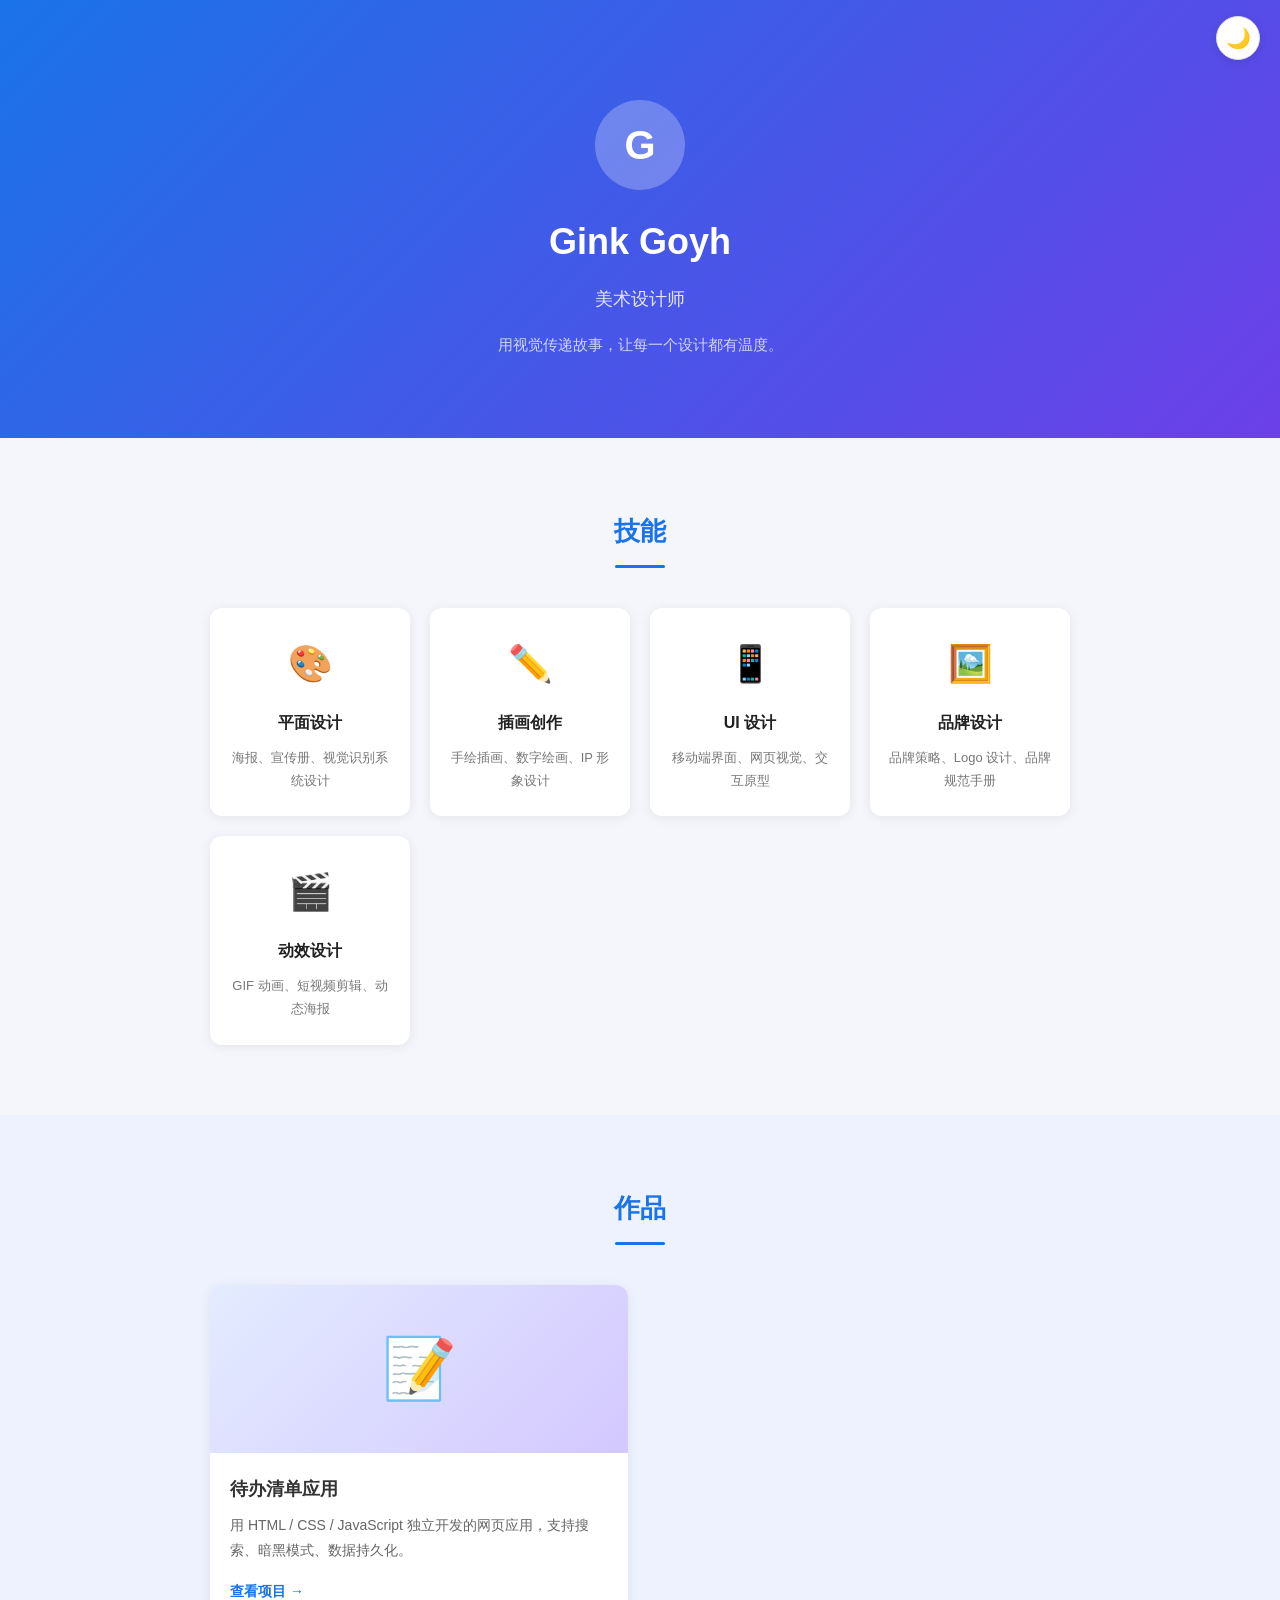
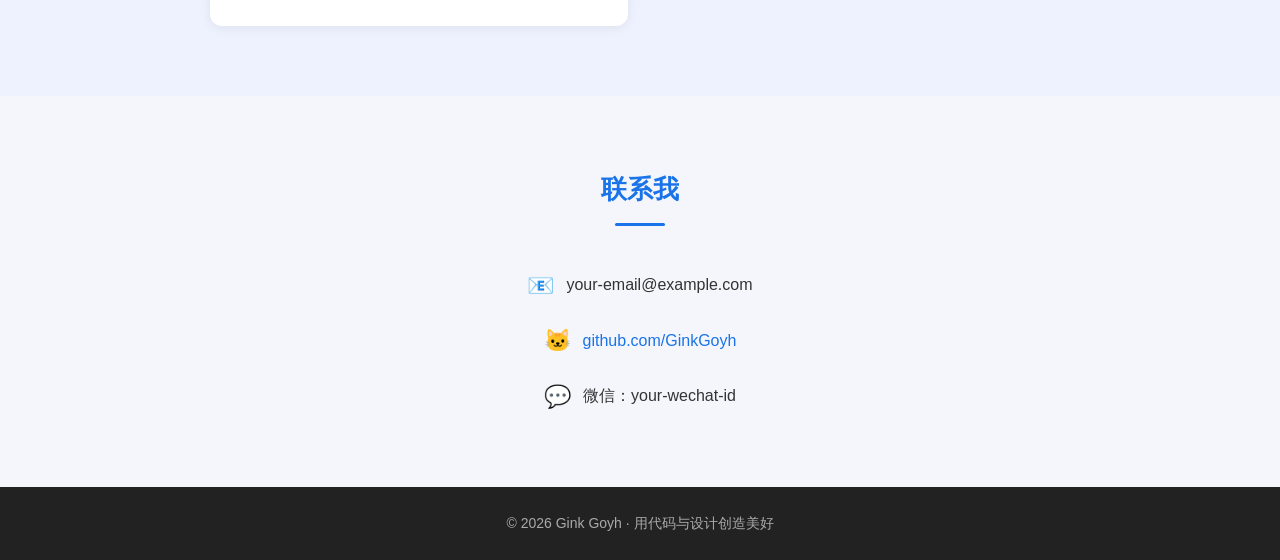
<file: src/index.html>
<!DOCTYPE html>
<html lang="zh-CN">
  <head>
    <meta charset="UTF-8">
    <meta name="viewport" content="width=device-width, initial-scale=1.0">
    <title>我的作品集</title>
    <link rel="stylesheet" href="style.css">
  </head>
  <body>

    <!-- 暗黑模式切换按钮，固定在右上角 -->
    <button id="themeToggleBtn" class="theme-toggle-btn">🌙</button>

    <!-- ===== 个人介绍区域 ===== -->
    <header class="hero">
      <div class="hero-content">
        <div class="avatar">G</div>
        <h1 class="hero-name">Gink Goyh</h1>
        <p class="hero-profession">美术设计师</p>
        <p class="hero-bio">用视觉传递故事，让每一个设计都有温度。</p>
      </div>
    </header>

    <!-- ===== 技能区域 ===== -->
    <section class="section" id="skills">
      <div class="container">
        <h2 class="section-title">技能</h2>
        <div class="skills-grid">
          <div class="skill-card">
            <div class="skill-icon">🎨</div>
            <h3>平面设计</h3>
            <p>海报、宣传册、视觉识别系统设计</p>
          </div>
          <div class="skill-card">
            <div class="skill-icon">✏️</div>
            <h3>插画创作</h3>
            <p>手绘插画、数字绘画、IP 形象设计</p>
          </div>
          <div class="skill-card">
            <div class="skill-icon">📱</div>
            <h3>UI 设计</h3>
            <p>移动端界面、网页视觉、交互原型</p>
          </div>
          <div class="skill-card">
            <div class="skill-icon">🖼️</div>
            <h3>品牌设计</h3>
            <p>品牌策略、Logo 设计、品牌规范手册</p>
          </div>
          <div class="skill-card">
            <div class="skill-icon">🎬</div>
            <h3>动效设计</h3>
            <p>GIF 动画、短视频剪辑、动态海报</p>
          </div>
        </div>
      </div>
    </section>

    <!-- ===== 作品区域 ===== -->
    <section class="section section-alt" id="works">
      <div class="container">
        <h2 class="section-title">作品</h2>
        <div class="works-grid">
          <div class="work-card">
            <div class="work-cover">📝</div>
            <div class="work-info">
              <h3>待办清单应用</h3>
              <p>用 HTML / CSS / JavaScript 独立开发的网页应用，支持搜索、暗黑模式、数据持久化。</p>
              <a href="https://ginkgoyh.github.io/MyFirstAgent/" target="_blank" class="work-link">查看项目 →</a>
            </div>
          </div>
        </div>
      </div>
    </section>

    <!-- ===== 联系方式区域 ===== -->
    <section class="section" id="contact">
      <div class="container">
        <h2 class="section-title">联系我</h2>
        <div class="contact-list">
          <div class="contact-item">
            <span class="contact-icon">📧</span>
            <span>your-email@example.com</span>
          </div>
          <div class="contact-item">
            <span class="contact-icon">🐱</span>
            <a href="https://github.com/GinkGoyh" target="_blank">github.com/GinkGoyh</a>
          </div>
          <div class="contact-item">
            <span class="contact-icon">💬</span>
            <span>微信：your-wechat-id</span>
          </div>
        </div>
      </div>
    </section>

    <footer class="footer">
      <p>© 2026 Gink Goyh · 用代码与设计创造美好</p>
    </footer>

    <script src="app.js"></script>
  </body>
</html>
</file>
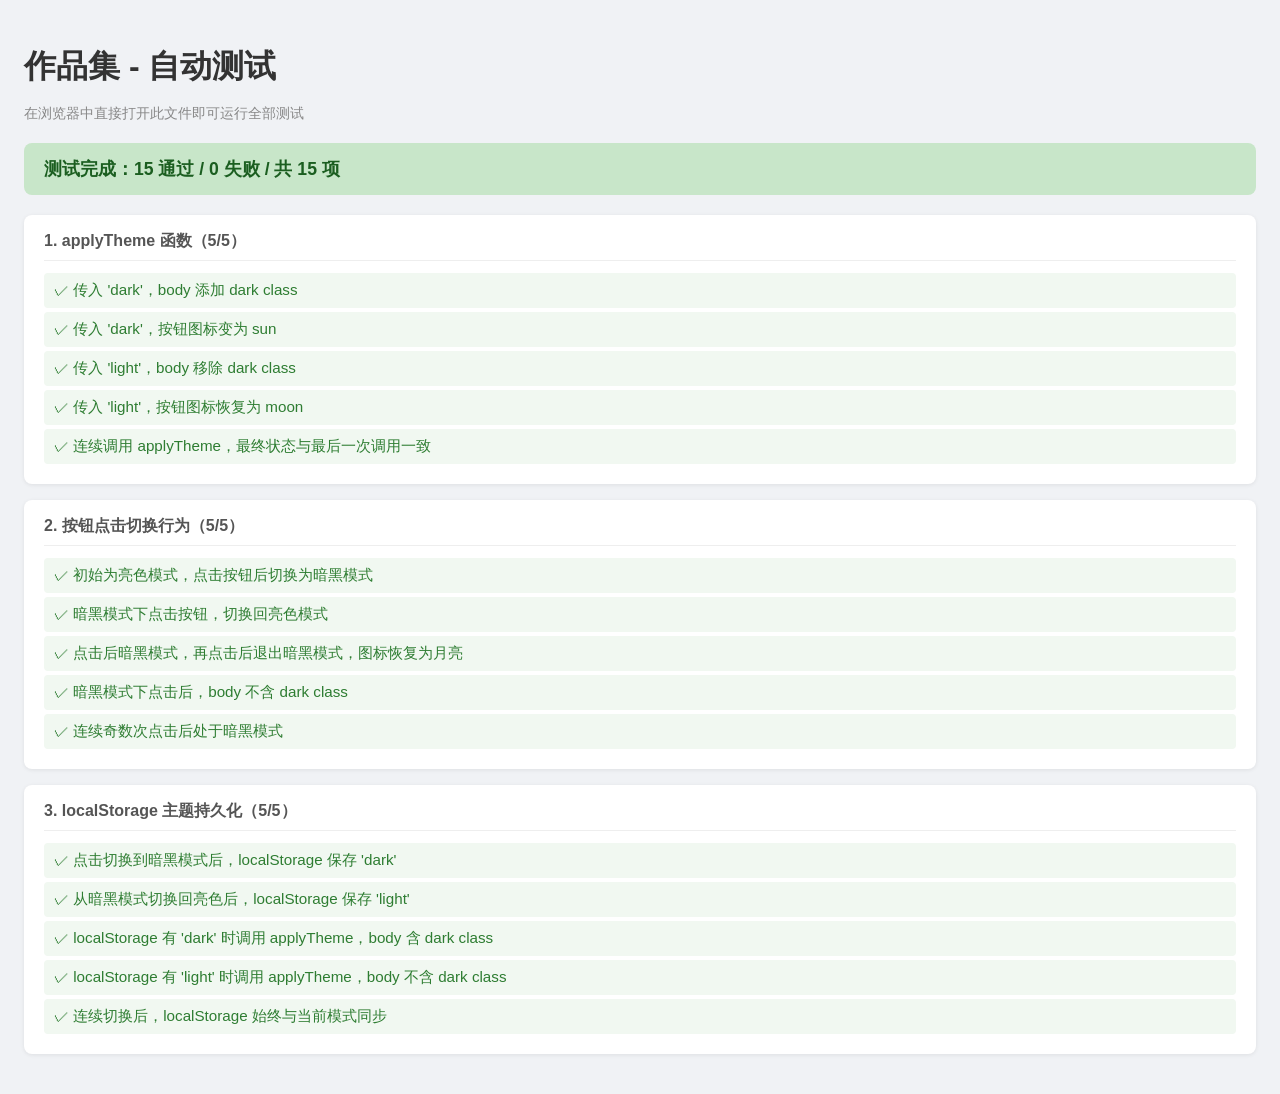
<file: test/index.html>
<!DOCTYPE html>
<html lang="zh-CN">
<head>
    <meta charset="UTF-8">
    <title>作品集 - 自动测试</title>
    <style>
        /* 测试结果页面样式 */
        body {
            font-family: "Microsoft YaHei", sans-serif;
            padding: 24px;
            background: #f0f2f5;
            margin: 0;
        }

        h1 { color: #333; margin-bottom: 4px; }

        .subtitle {
            color: #888;
            font-size: 0.9em;
            margin-bottom: 20px;
        }

        /* 汇总条 */
        .summary {
            font-size: 1.1em;
            font-weight: bold;
            padding: 14px 20px;
            border-radius: 8px;
            margin-bottom: 20px;
        }
        .summary.all-pass { background: #c8e6c9; color: #1b5e20; }
        .summary.has-fail { background: #ffcdd2; color: #b71c1c; }

        /* 每组测试套件 */
        .suite {
            background: #fff;
            border-radius: 8px;
            padding: 16px 20px;
            margin-bottom: 16px;
            box-shadow: 0 1px 4px rgba(0, 0, 0, 0.08);
        }

        .suite h3 {
            margin: 0 0 12px 0;
            font-size: 1em;
            color: #555;
            border-bottom: 1px solid #eee;
            padding-bottom: 8px;
        }

        /* 单条测试结果 */
        .test-case {
            padding: 7px 10px;
            margin: 4px 0;
            border-radius: 4px;
            font-size: 0.95em;
            display: flex;
            flex-direction: column;
            gap: 2px;
        }
        .test-case.pass { background: #f1f8f1; color: #2e7d32; }
        .test-case.fail { background: #fff3f3; color: #c62828; }

        .test-case .error-msg {
            font-size: 0.85em;
            opacity: 0.8;
            margin-left: 20px;
        }

        /* 脚本加载失败时的错误提示 */
        .load-error {
            background: #ffcdd2;
            color: #b71c1c;
            padding: 14px 20px;
            border-radius: 8px;
            margin-bottom: 20px;
            font-weight: bold;
        }

        /* 隐藏的 app DOM（app.js 需要这些元素才能运行） */
        #app-container { display: none; }
    </style>
</head>
<body>
    <h1>作品集 - 自动测试</h1>
    <p class="subtitle">在浏览器中直接打开此文件即可运行全部测试</p>

    <!-- 隐藏的 DOM 结构，app.js 启动时会通过 getElementById 找到这个按钮 -->
    <div id="app-container">
        <button id="themeToggleBtn">&#127769;</button>
    </div>

    <!-- 加载 app.js，它会立即执行并把事件绑到上面的按钮上 -->
    <script src="../src/app.js"></script>

    <script>
        // ==========================================
        // 捕获未处理的脚本错误，显示在页面上
        // ==========================================
        window.onerror = function (msg, src, line) {
            var errDiv = document.createElement("div");
            errDiv.className = "load-error";
            errDiv.textContent = "脚本错误（行 " + line + "）：" + msg;
            document.body.appendChild(errDiv);
        };

        // ==========================================
        // 检查 app.js 是否加载成功
        // ==========================================
        if (typeof applyTheme === "undefined" || typeof themeToggleBtn === "undefined") {
            var errDiv = document.createElement("div");
            errDiv.className = "load-error";
            errDiv.textContent = "加载失败：app.js 未能正确加载，请确认文件路径 ../src/app.js 正确";
            document.body.appendChild(errDiv);
        }

        // ==========================================
        // 测试框架
        // ==========================================

        var allSuites = [];

        // 断言：条件为 false 时抛出错误
        function assert(condition, message) {
            if (!condition) {
                throw new Error(message || "断言失败");
            }
        }

        // 断言相等：actual !== expected 时抛出错误
        function assertEqual(actual, expected, label) {
            if (actual !== expected) {
                var prefix = label ? label + "：" : "";
                throw new Error(prefix + "期望 [" + expected + "]，实际得到 [" + actual + "]");
            }
        }

        // 注册一个测试套件并立即执行其中所有用例
        function describe(suiteName, cases) {
            var results = [];
            for (var i = 0; i < cases.length; i++) {
                var name = cases[i][0];
                var fn = cases[i][1];
                try {
                    fn();
                    results.push({ name: name, pass: true });
                } catch (e) {
                    results.push({ name: name, pass: false, error: e.message });
                }
            }
            allSuites.push({ suiteName: suiteName, results: results });
        }

        // ==========================================
        // 辅助函数
        // ==========================================

        // 取按钮元素（直接从 DOM 获取，不依赖 app.js 的全局变量）
        var btn = document.getElementById("themeToggleBtn");

        // 重置主题状态：移除 dark class，清除 localStorage，还原按钮图标
        function resetTheme() {
            document.body.classList.remove("dark");
            localStorage.removeItem("theme");
            btn.textContent = "\u{1F319}"; // 🌙
        }

        // ==========================================
        // 测试套件 1：applyTheme 函数
        // ==========================================
        describe("1. applyTheme 函数", [
            ["传入 'dark'，body 添加 dark class", function () {
                resetTheme();
                applyTheme("dark");
                assert(document.body.classList.contains("dark"), "body 应含 dark class");
            }],

            ["传入 'dark'，按钮图标变为 sun", function () {
                resetTheme();
                applyTheme("dark");
                assert(btn.textContent !== "\u{1F319}", "暗黑模式下按钮图标应改变");
            }],

            ["传入 'light'，body 移除 dark class", function () {
                applyTheme("dark");
                applyTheme("light");
                assert(!document.body.classList.contains("dark"), "body 不应含 dark class");
            }],

            ["传入 'light'，按钮图标恢复为 moon", function () {
                applyTheme("dark");
                applyTheme("light");
                assertEqual(btn.textContent.trim(), "\u{1F319}", "亮色模式按钮图标应为月亮");
            }],

            ["连续调用 applyTheme，最终状态与最后一次调用一致", function () {
                resetTheme();
                applyTheme("dark");
                applyTheme("light");
                applyTheme("dark");
                assert(document.body.classList.contains("dark"), "最终应为暗黑模式");
            }],
        ]);

        // ==========================================
        // 测试套件 2：按钮点击切换行为
        // ==========================================
        describe("2. 按钮点击切换行为", [
            ["初始为亮色模式，点击按钮后切换为暗黑模式", function () {
                resetTheme();
                btn.click();
                assert(document.body.classList.contains("dark"), "点击后应进入暗黑模式");
            }],

            ["暗黑模式下点击按钮，切换回亮色模式", function () {
                resetTheme();
                applyTheme("dark");
                btn.click();
                assert(!document.body.classList.contains("dark"), "点击后应退出暗黑模式");
            }],

            ["点击后暗黑模式，再点击后退出暗黑模式，图标恢复为月亮", function () {
                resetTheme();
                btn.click(); // 亮→暗
                btn.click(); // 暗→亮
                assertEqual(btn.textContent.trim(), "\u{1F319}", "图标应恢复为月亮");
            }],

            ["暗黑模式下点击后，body 不含 dark class", function () {
                resetTheme();
                btn.click(); // 亮→暗
                btn.click(); // 暗→亮
                assert(!document.body.classList.contains("dark"), "两次点击后应回到亮色模式");
            }],

            ["连续奇数次点击后处于暗黑模式", function () {
                resetTheme();
                btn.click(); // 亮→暗
                btn.click(); // 暗→亮
                btn.click(); // 亮→暗
                assert(document.body.classList.contains("dark"), "三次点击后应为暗黑模式");
            }],
        ]);

        // ==========================================
        // 测试套件 3：localStorage 主题持久化
        // ==========================================
        describe("3. localStorage 主题持久化", [
            ["点击切换到暗黑模式后，localStorage 保存 'dark'", function () {
                resetTheme();
                btn.click();
                assertEqual(localStorage.getItem("theme"), "dark", "localStorage 应保存 dark");
            }],

            ["从暗黑模式切换回亮色后，localStorage 保存 'light'", function () {
                resetTheme();
                applyTheme("dark");
                btn.click();
                assertEqual(localStorage.getItem("theme"), "light", "localStorage 应保存 light");
            }],

            ["localStorage 有 'dark' 时调用 applyTheme，body 含 dark class", function () {
                resetTheme();
                localStorage.setItem("theme", "dark");
                applyTheme(localStorage.getItem("theme"));
                assert(document.body.classList.contains("dark"), "读取 dark 后应进入暗黑模式");
            }],

            ["localStorage 有 'light' 时调用 applyTheme，body 不含 dark class", function () {
                resetTheme();
                localStorage.setItem("theme", "light");
                applyTheme(localStorage.getItem("theme"));
                assert(!document.body.classList.contains("dark"), "读取 light 后应保持亮色模式");
            }],

            ["连续切换后，localStorage 始终与当前模式同步", function () {
                resetTheme();
                btn.click();
                assertEqual(localStorage.getItem("theme"), "dark", "第一次切换后应为 dark");
                btn.click();
                assertEqual(localStorage.getItem("theme"), "light", "第二次切换后应为 light");
                btn.click();
                assertEqual(localStorage.getItem("theme"), "dark", "第三次切换后应为 dark");
            }],
        ]);

        // ==========================================
        // 把测试结果渲染到页面
        // ==========================================

        var totalPass = 0;
        var totalFail = 0;
        for (var si = 0; si < allSuites.length; si++) {
            for (var ri = 0; ri < allSuites[si].results.length; ri++) {
                if (allSuites[si].results[ri].pass) {
                    totalPass++;
                } else {
                    totalFail++;
                }
            }
        }

        var total = totalPass + totalFail;

        // 汇总条
        var summaryEl = document.createElement("div");
        summaryEl.className = "summary " + (totalFail === 0 ? "all-pass" : "has-fail");
        summaryEl.textContent = "测试完成：" + totalPass + " 通过 / " + totalFail + " 失败 / 共 " + total + " 项";
        document.body.appendChild(summaryEl);

        // 各套件结果
        for (var si2 = 0; si2 < allSuites.length; si2++) {
            var suite = allSuites[si2];
            var suiteEl = document.createElement("div");
            suiteEl.className = "suite";

            var h3 = document.createElement("h3");
            var suitePass = 0;
            for (var ri2 = 0; ri2 < suite.results.length; ri2++) {
                if (suite.results[ri2].pass) { suitePass++; }
            }
            h3.textContent = suite.suiteName + "（" + suitePass + "/" + suite.results.length + "）";
            suiteEl.appendChild(h3);

            for (var ri3 = 0; ri3 < suite.results.length; ri3++) {
                var result = suite.results[ri3];
                var caseEl = document.createElement("div");
                caseEl.className = "test-case " + (result.pass ? "pass" : "fail");

                var icon = result.pass ? "\u2713" : "\u2717";
                var nameEl = document.createElement("span");
                nameEl.textContent = icon + "  " + result.name;
                caseEl.appendChild(nameEl);

                if (!result.pass) {
                    var errEl = document.createElement("span");
                    errEl.className = "error-msg";
                    errEl.textContent = "错误：" + result.error;
                    caseEl.appendChild(errEl);
                }

                suiteEl.appendChild(caseEl);
            }

            document.body.appendChild(suiteEl);
        }
    </script>
</body>
</html>
</file>
<file: src/style.css>
/* ===== 全局基础样式 ===== */
* {
  box-sizing: border-box;
  margin: 0;
  padding: 0;
}

body {
  font-family: "Microsoft YaHei", "PingFang SC", sans-serif;
  background-color: #f4f6fb;
  color: #333;
  line-height: 1.8;
  transition: background-color 0.3s, color 0.3s;
}

/* ===== 暗黑模式切换按钮 ===== */
.theme-toggle-btn {
  position: fixed;
  top: 16px;
  right: 20px;
  background-color: #fff;
  border: 1px solid #ddd;
  border-radius: 50%;
  width: 44px;
  height: 44px;
  font-size: 20px;
  cursor: pointer;
  z-index: 999;
  transition: background-color 0.3s, border-color 0.3s;
  box-shadow: 0 2px 8px rgba(0,0,0,0.1);
}

.theme-toggle-btn:hover {
  background-color: #f0f0f0;
}

/* ===== 内容居中容器 ===== */
.container {
  max-width: 900px;
  margin: 0 auto;
  padding: 0 20px;
}

/* ===== 个人介绍区域（Hero） ===== */
.hero {
  background: linear-gradient(135deg, #1a73e8 0%, #6c3fe8 100%);
  color: #fff;
  text-align: center;
  padding: 100px 20px 80px;
}

/* 头像圆圈 */
.avatar {
  width: 90px;
  height: 90px;
  border-radius: 50%;
  background-color: rgba(255,255,255,0.25);
  font-size: 40px;
  font-weight: bold;
  line-height: 90px;
  margin: 0 auto 20px;
  animation: fadeDown 0.8s ease;
}

.hero-name {
  font-size: 36px;
  font-weight: bold;
  animation: fadeDown 0.9s ease;
}

.hero-profession {
  font-size: 18px;
  margin-top: 8px;
  opacity: 0.85;
  animation: fadeDown 1s ease;
}

.hero-bio {
  font-size: 15px;
  margin-top: 16px;
  opacity: 0.75;
  animation: fadeDown 1.1s ease;
}

/* ===== 区块通用样式 ===== */
.section {
  padding: 70px 0;
}

/* 交替背景色区块 */
.section-alt {
  background-color: #eef2ff;
}

.section-title {
  font-size: 26px;
  color: #1a73e8;
  text-align: center;
  margin-bottom: 40px;
  position: relative;
}

/* 标题下方装饰线 */
.section-title::after {
  content: "";
  display: block;
  width: 50px;
  height: 3px;
  background-color: #1a73e8;
  margin: 10px auto 0;
  border-radius: 2px;
}

/* ===== 技能卡片网格 ===== */
.skills-grid {
  display: grid;
  grid-template-columns: repeat(auto-fill, minmax(160px, 1fr));
  gap: 20px;
}

.skill-card {
  background-color: #fff;
  border-radius: 12px;
  padding: 24px 16px;
  text-align: center;
  box-shadow: 0 2px 12px rgba(0,0,0,0.07);
  transition: transform 0.25s, box-shadow 0.25s;
  animation: fadeUp 0.6s ease both;
}

.skill-card:hover {
  transform: translateY(-6px);
  box-shadow: 0 8px 24px rgba(0,0,0,0.12);
}

.skill-icon {
  font-size: 36px;
  margin-bottom: 12px;
}

.skill-card h3 {
  font-size: 16px;
  margin-bottom: 8px;
  color: #222;
}

.skill-card p {
  font-size: 13px;
  color: #777;
}

/* ===== 作品卡片 ===== */
.works-grid {
  display: grid;
  grid-template-columns: repeat(auto-fill, minmax(280px, 1fr));
  gap: 24px;
}

.work-card {
  background-color: #fff;
  border-radius: 12px;
  overflow: hidden;
  box-shadow: 0 2px 12px rgba(0,0,0,0.07);
  transition: transform 0.25s, box-shadow 0.25s;
  animation: fadeUp 0.6s ease both;
}

.work-card:hover {
  transform: translateY(-6px);
  box-shadow: 0 8px 24px rgba(0,0,0,0.12);
}

.work-cover {
  background: linear-gradient(135deg, #e3ecff, #d4c8ff);
  font-size: 60px;
  text-align: center;
  padding: 30px;
}

.work-info {
  padding: 20px;
}

.work-info h3 {
  font-size: 18px;
  margin-bottom: 8px;
}

.work-info p {
  font-size: 14px;
  color: #666;
  margin-bottom: 14px;
}

.work-link {
  color: #1a73e8;
  font-weight: bold;
  text-decoration: none;
  font-size: 14px;
}

.work-link:hover {
  text-decoration: underline;
}

/* ===== 联系方式 ===== */
.contact-list {
  display: flex;
  flex-direction: column;
  gap: 16px;
  align-items: center;
}

.contact-item {
  display: flex;
  align-items: center;
  gap: 12px;
  font-size: 16px;
}

.contact-icon {
  font-size: 22px;
}

.contact-item a {
  color: #1a73e8;
  text-decoration: none;
}

.contact-item a:hover {
  text-decoration: underline;
}

/* ===== 页脚 ===== */
.footer {
  background-color: #222;
  color: #aaa;
  text-align: center;
  padding: 24px;
  font-size: 14px;
}

/* ===== 动画定义 ===== */
@keyframes fadeDown {
  from { opacity: 0; transform: translateY(-20px); }
  to   { opacity: 1; transform: translateY(0); }
}

@keyframes fadeUp {
  from { opacity: 0; transform: translateY(20px); }
  to   { opacity: 1; transform: translateY(0); }
}

/* ===== 响应式：手机屏幕适配 ===== */
@media (max-width: 600px) {
  .hero-name { font-size: 26px; }
  .skills-grid { grid-template-columns: repeat(2, 1fr); }
  .section { padding: 50px 0; }
}

/* ===== 暗黑模式 ===== */
body.dark {
  background-color: #0f0f1a;
  color: #e0e0e0;
}

body.dark .section-alt {
  background-color: #16162a;
}

body.dark .skill-card,
body.dark .work-card {
  background-color: #1e1e2e;
  box-shadow: 0 2px 12px rgba(0,0,0,0.3);
}

body.dark .skill-card h3 {
  color: #e0e0e0;
}

body.dark .skill-card p,
body.dark .work-info p {
  color: #aaa;
}

body.dark .section-title {
  color: #90caf9;
}

body.dark .section-title::after {
  background-color: #90caf9;
}

body.dark .work-link {
  color: #90caf9;
}

body.dark .contact-item a {
  color: #90caf9;
}

body.dark .theme-toggle-btn {
  background-color: #1e1e2e;
  border-color: #444;
  color: #e0e0e0;
}

body.dark .theme-toggle-btn:hover {
  background-color: #2a2a3e;
}
</file>
